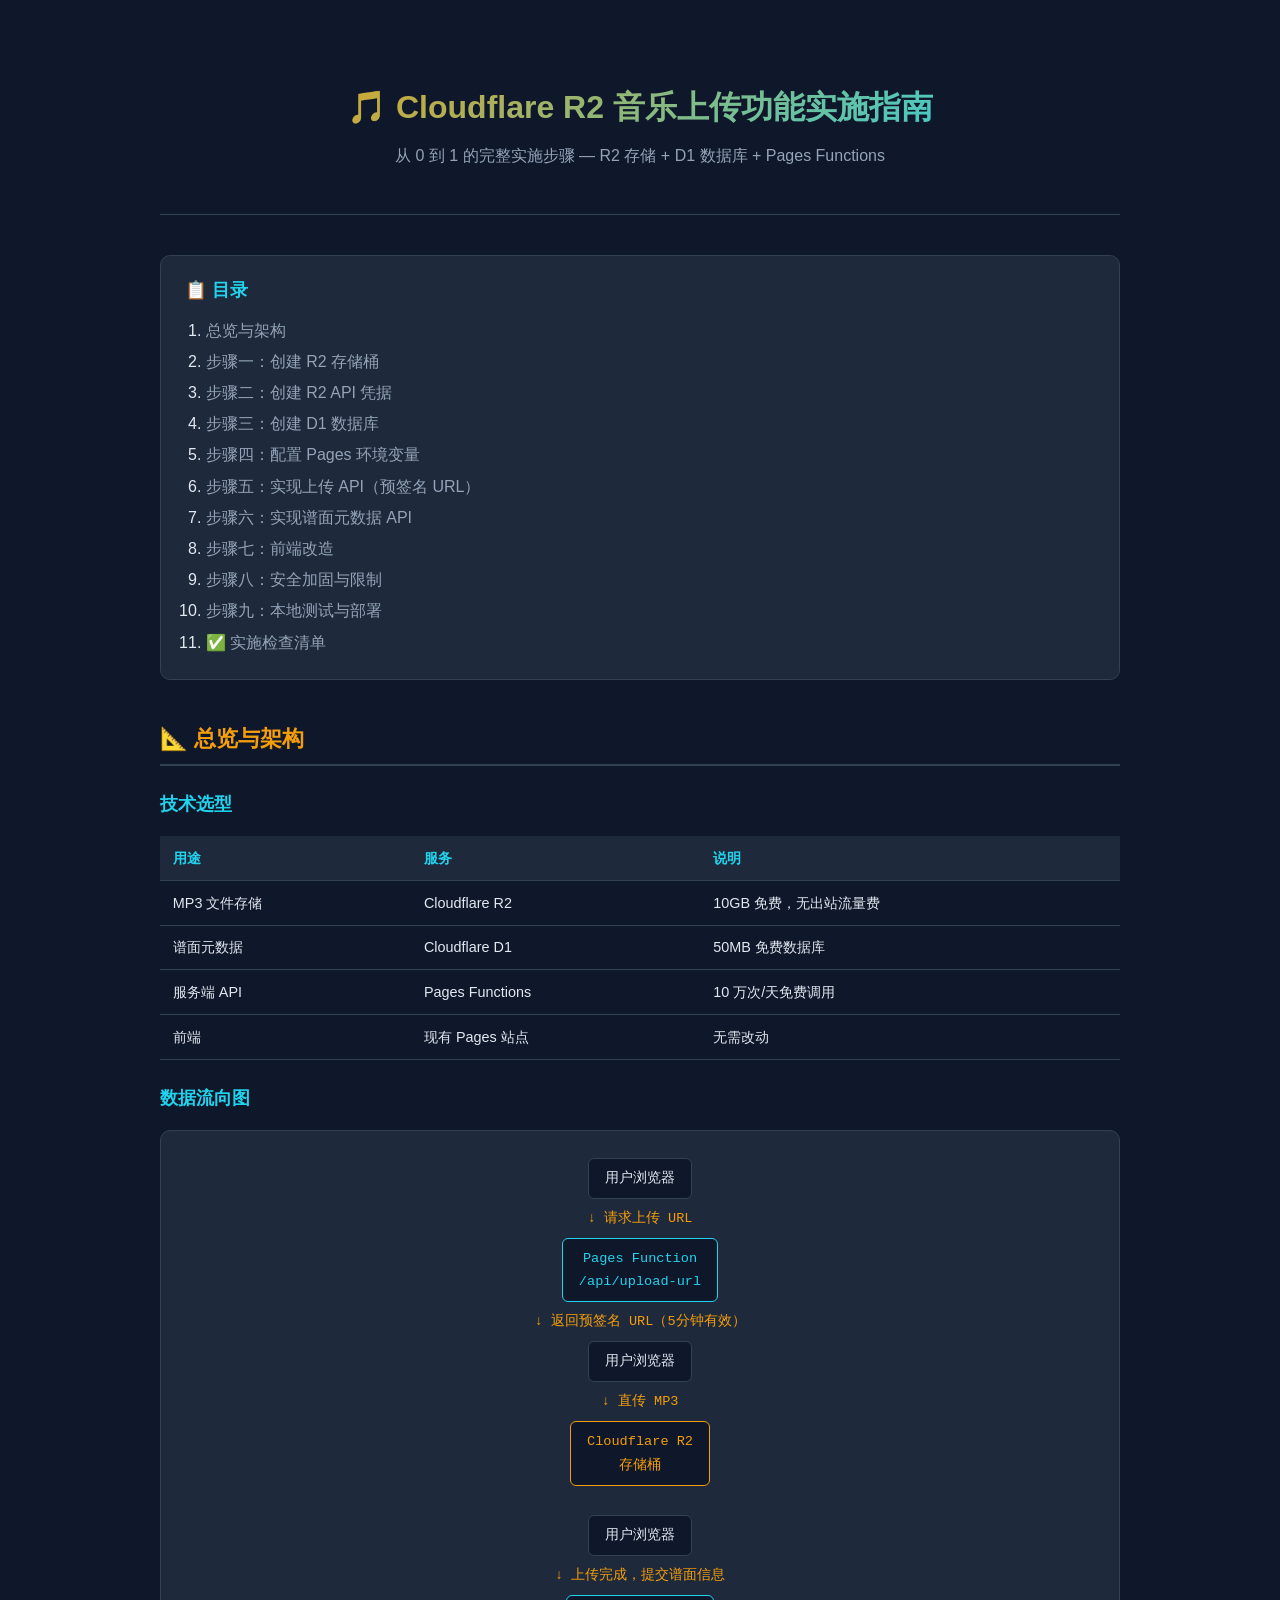
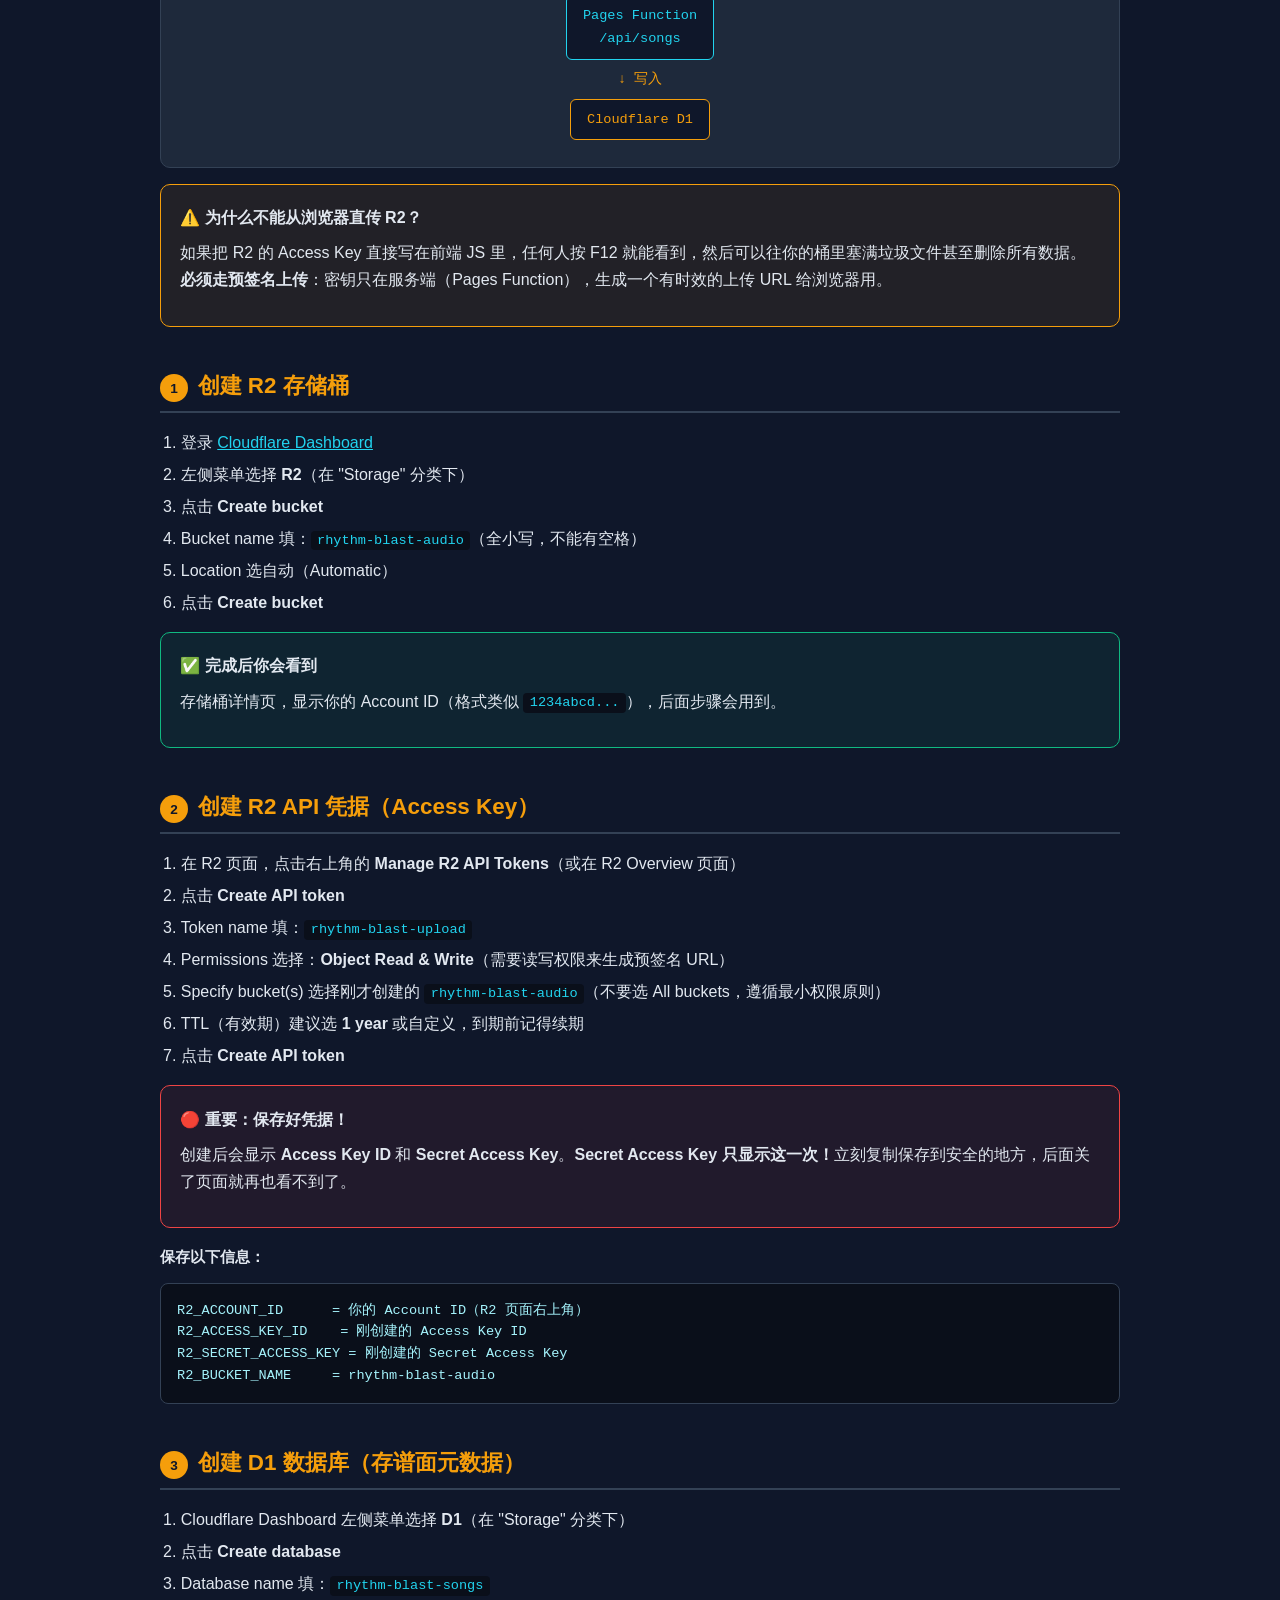
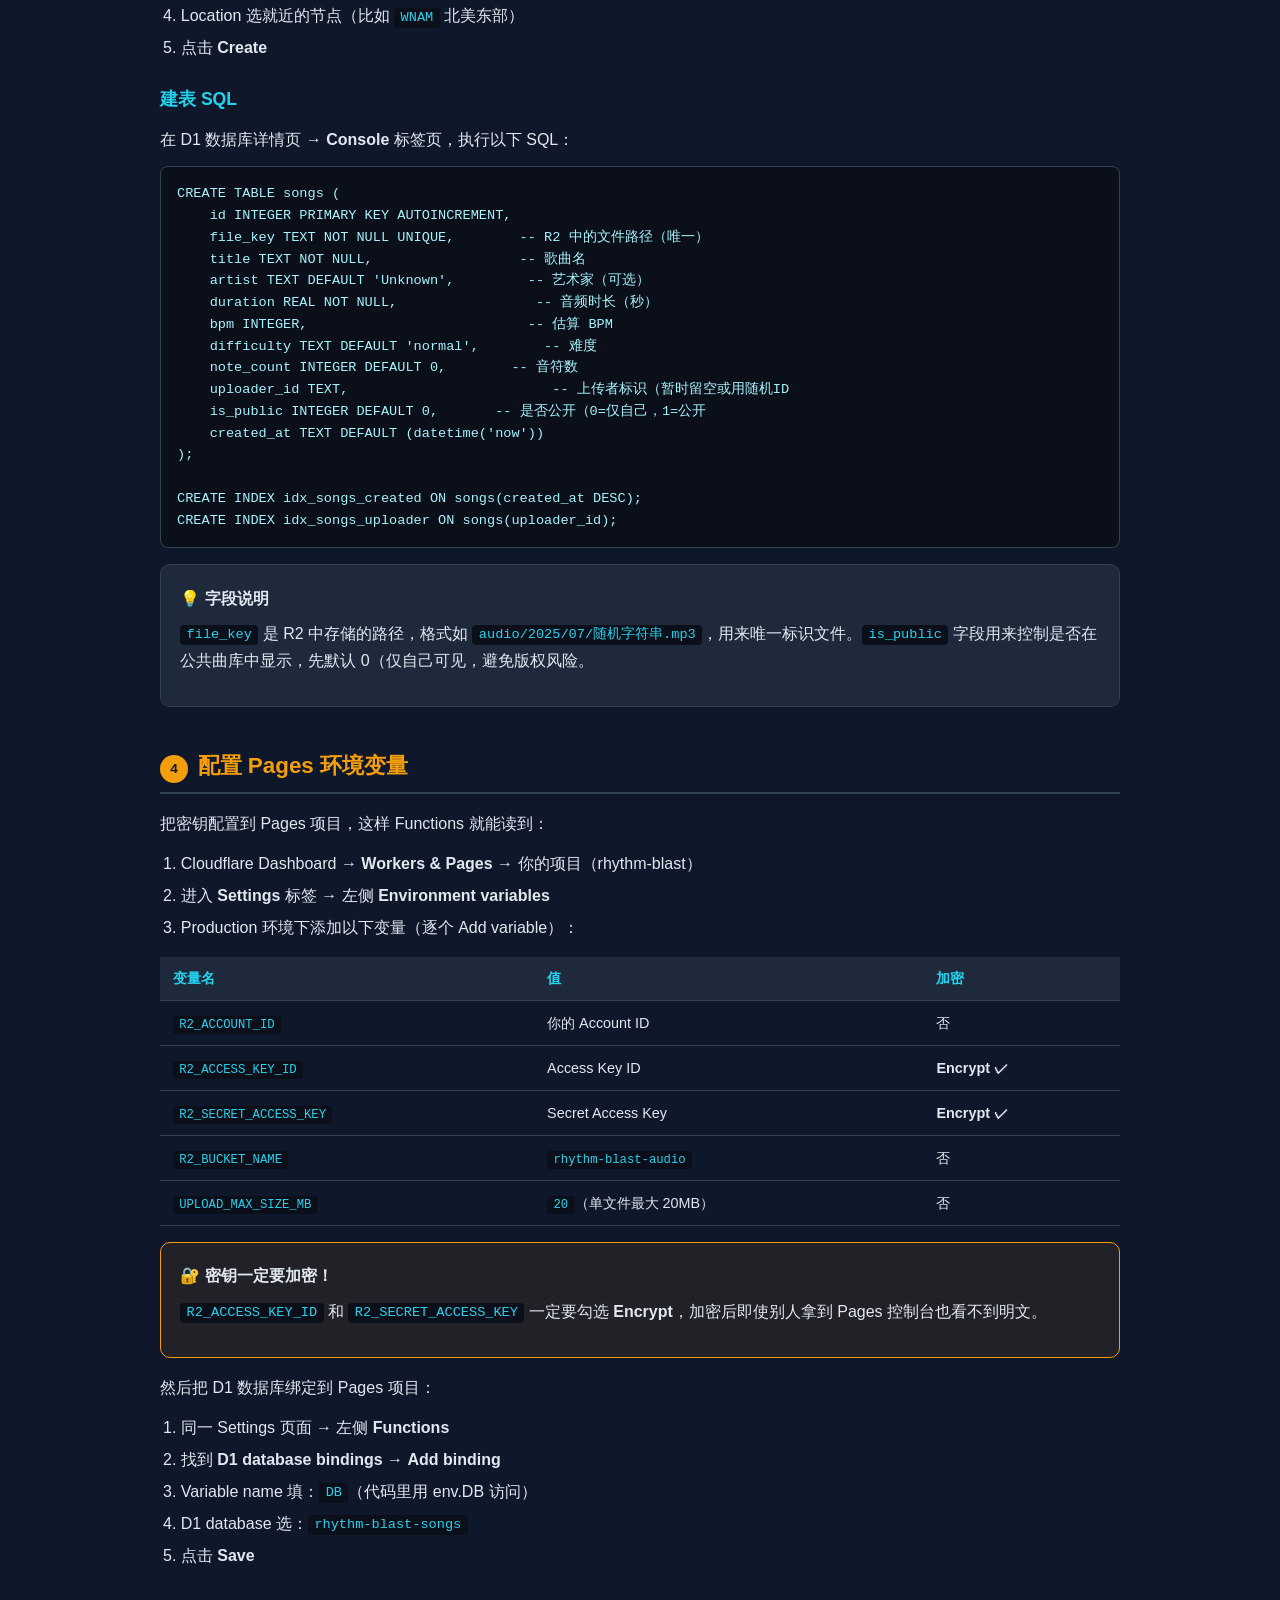
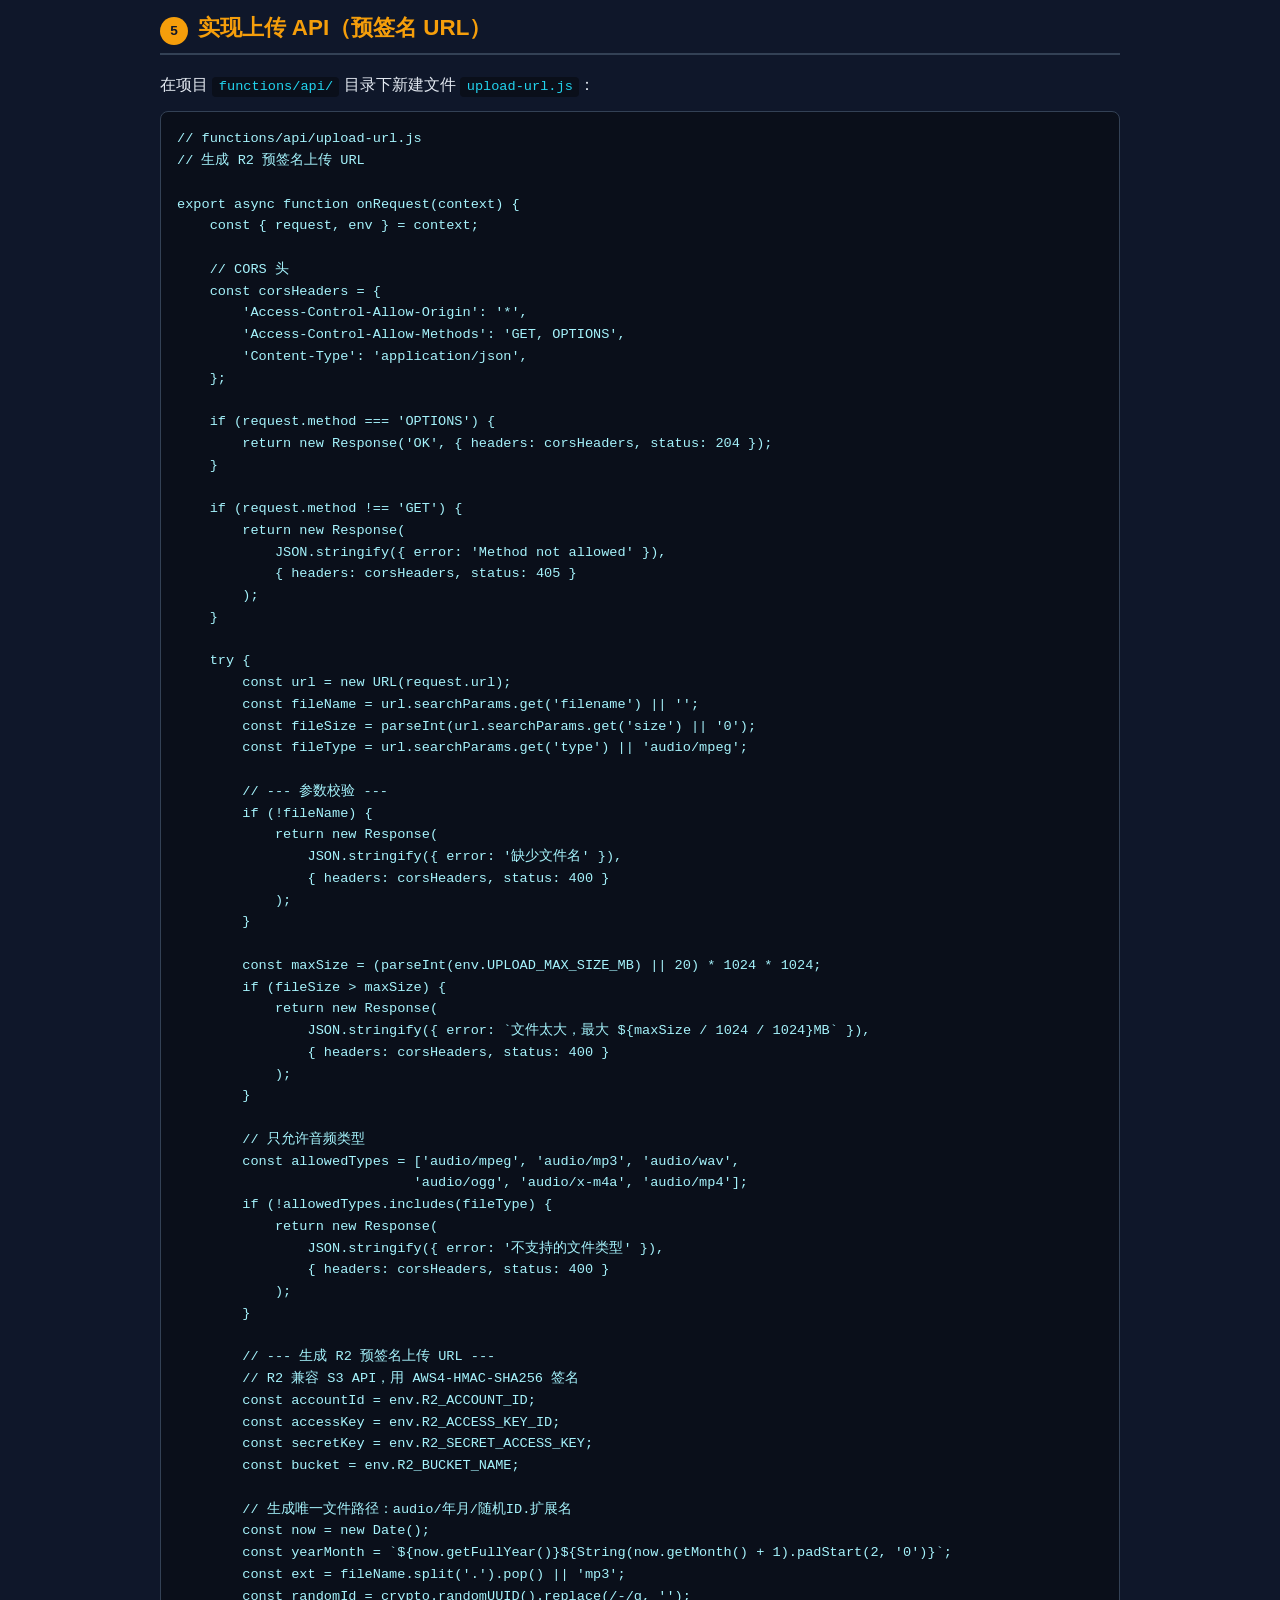
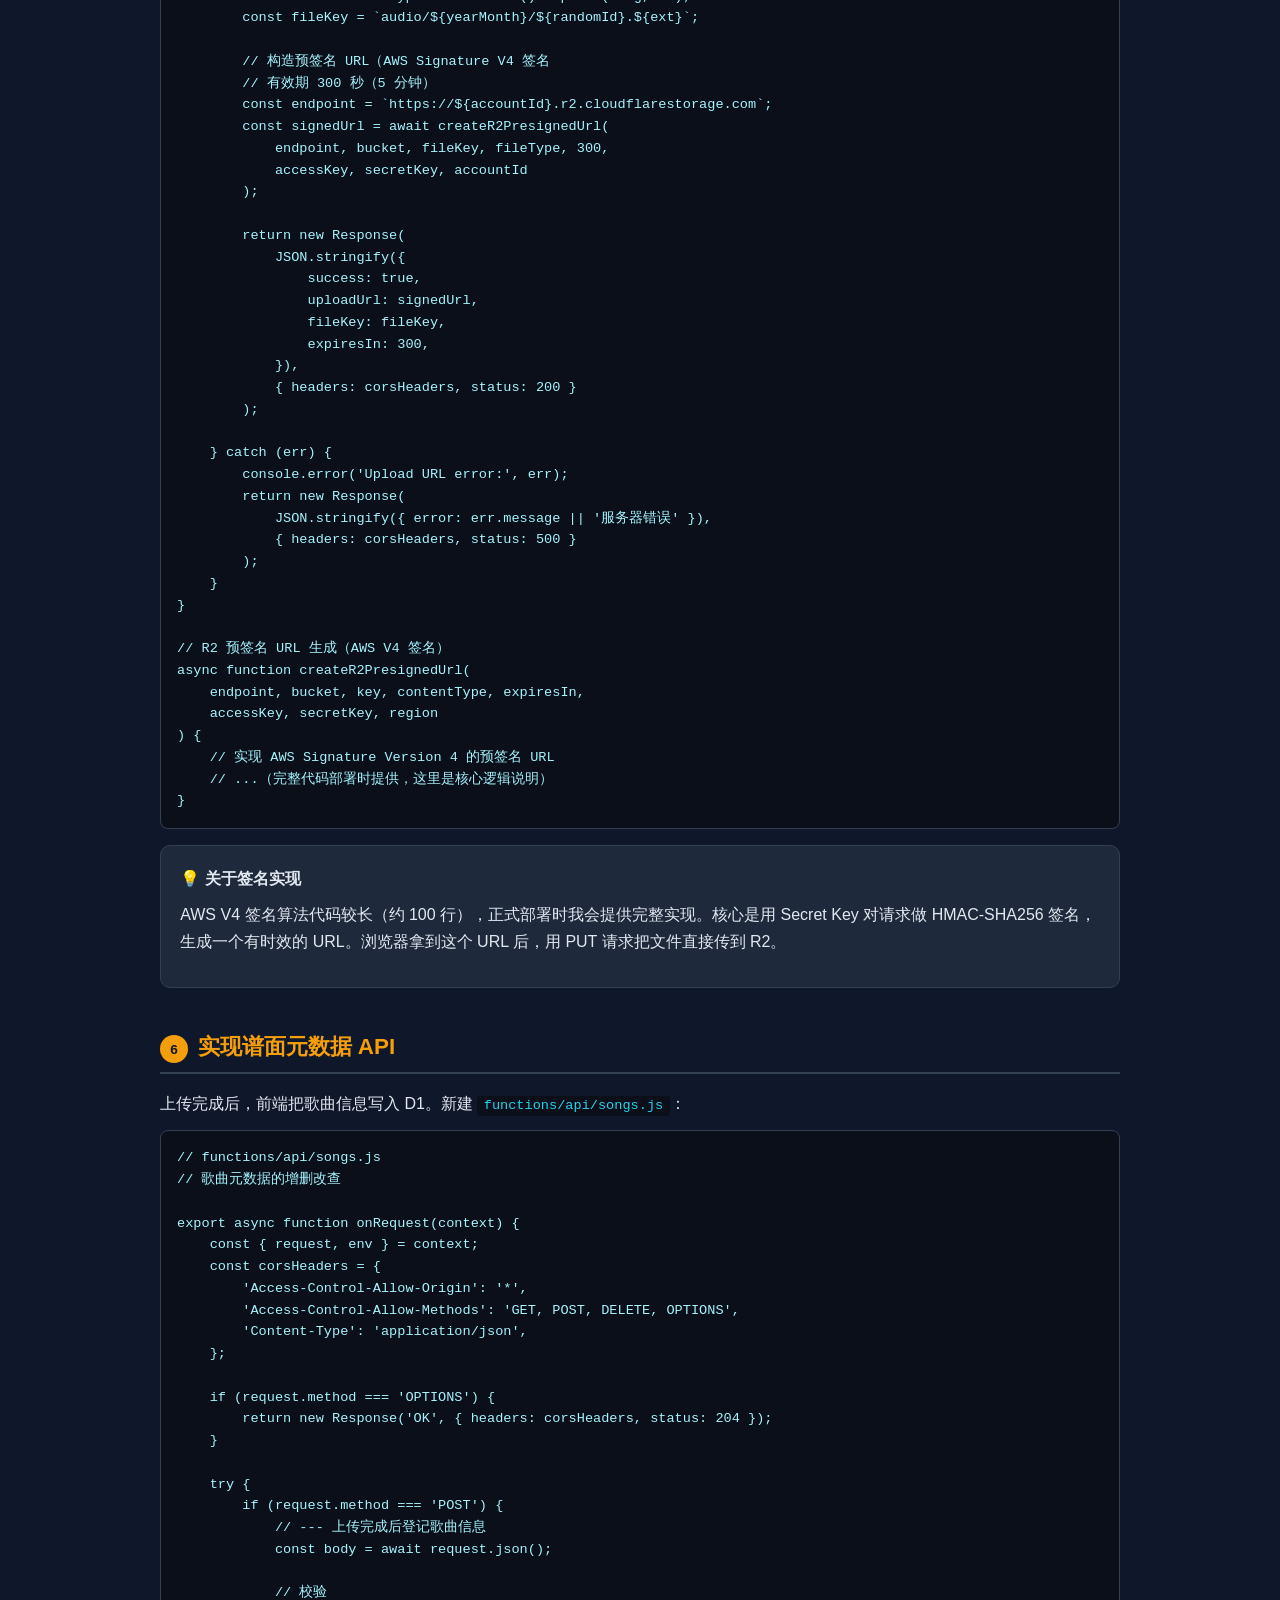
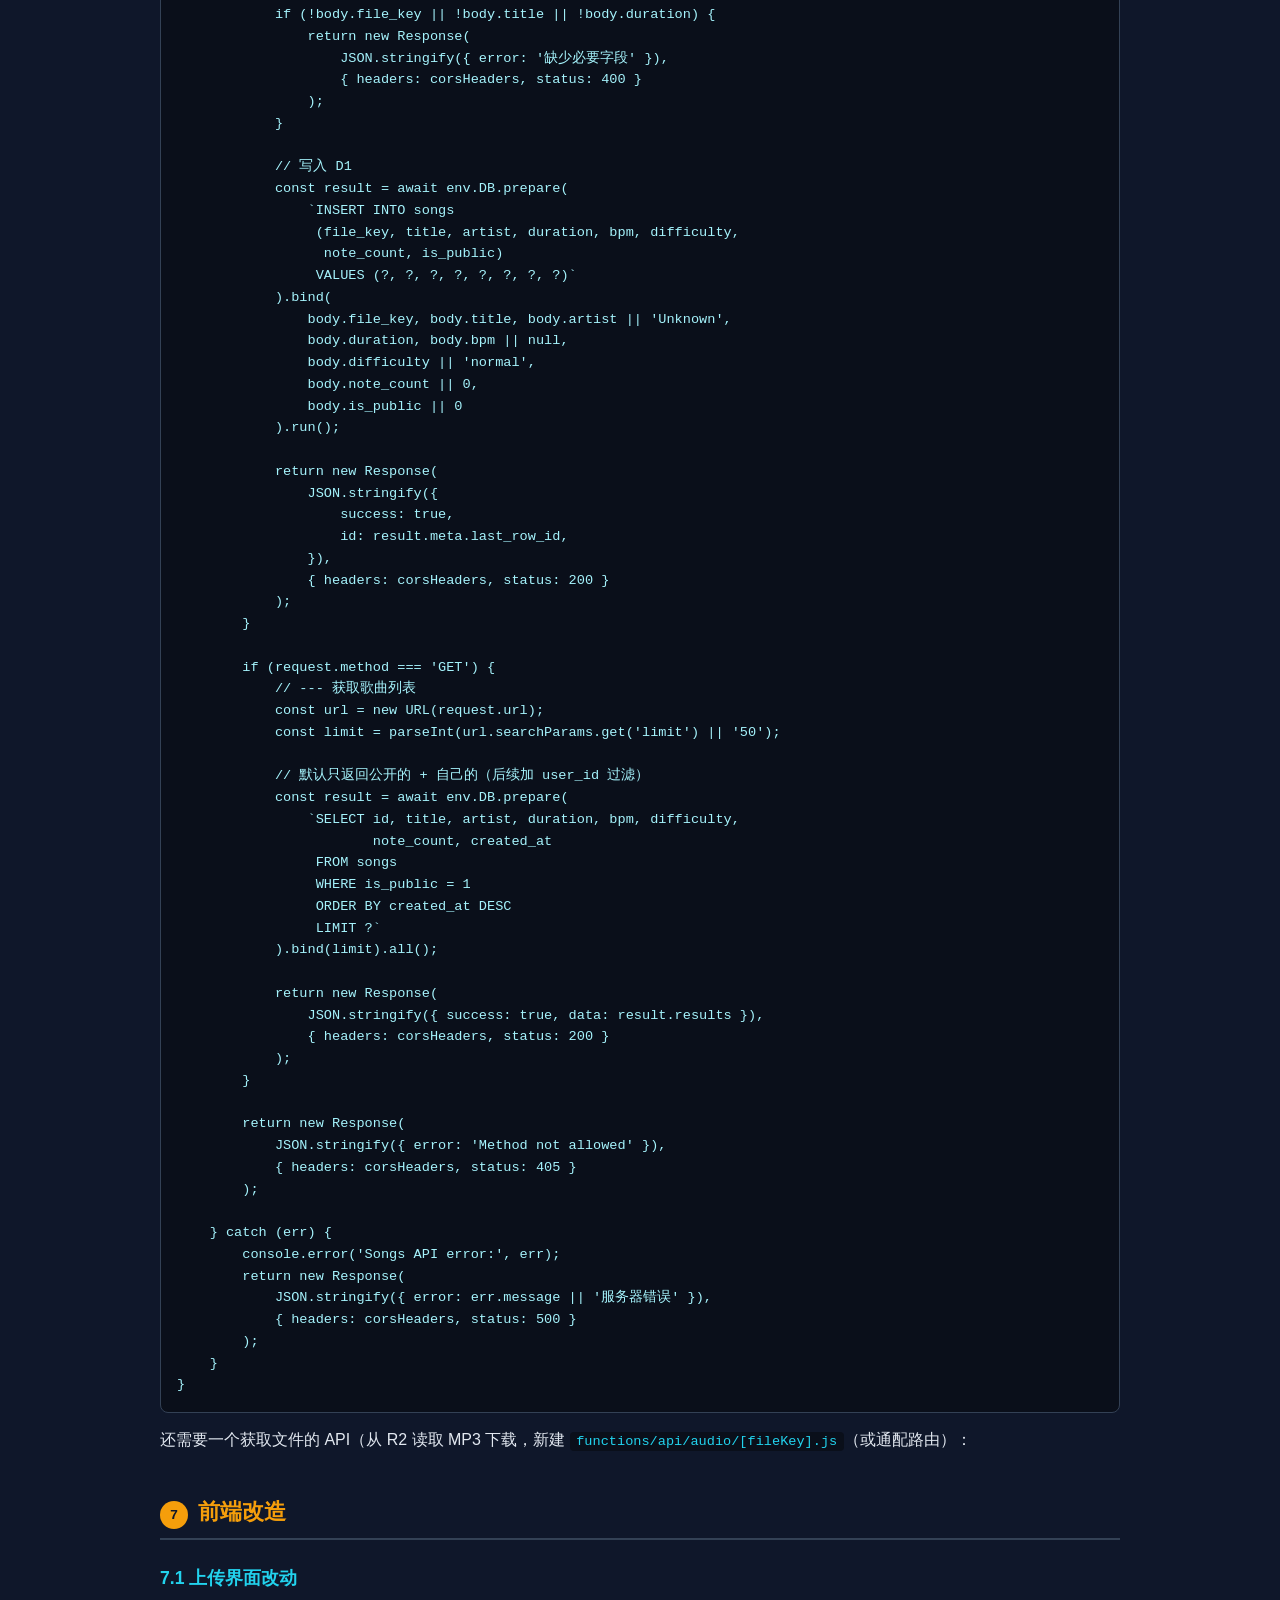
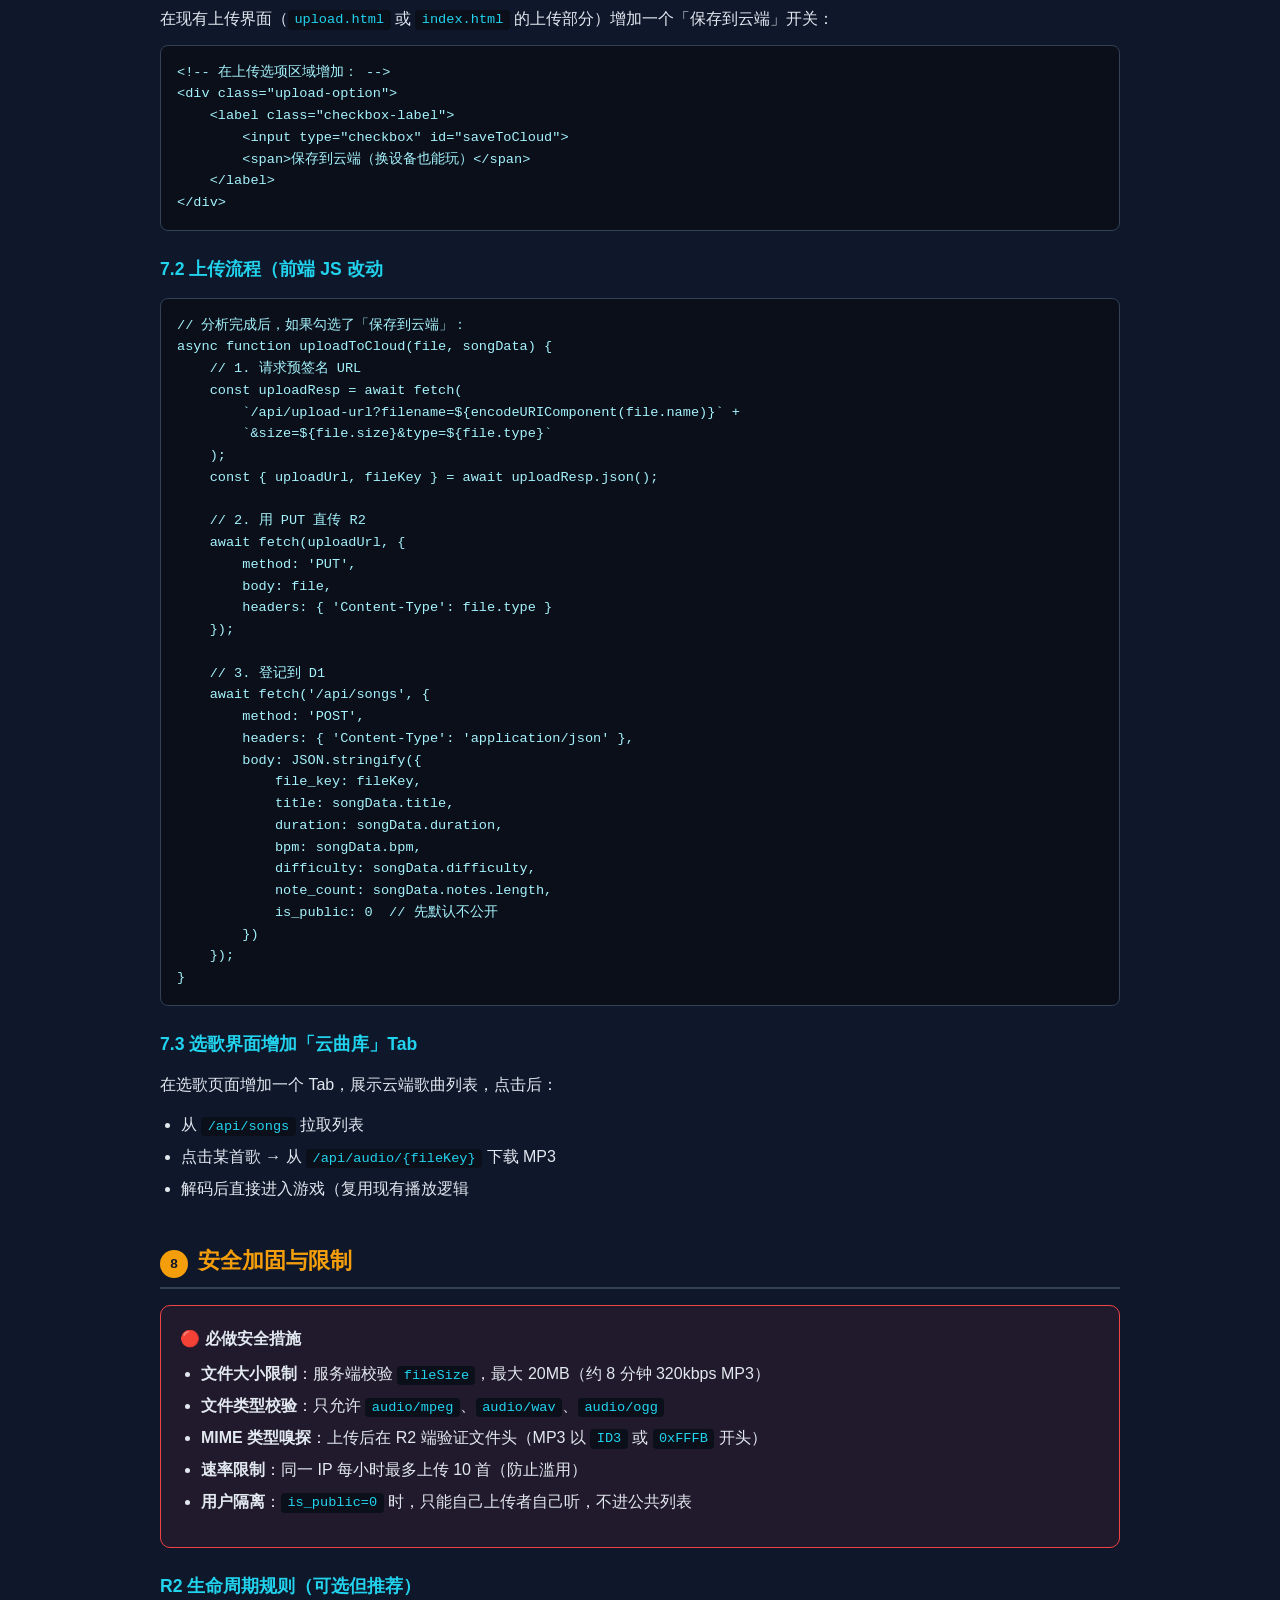
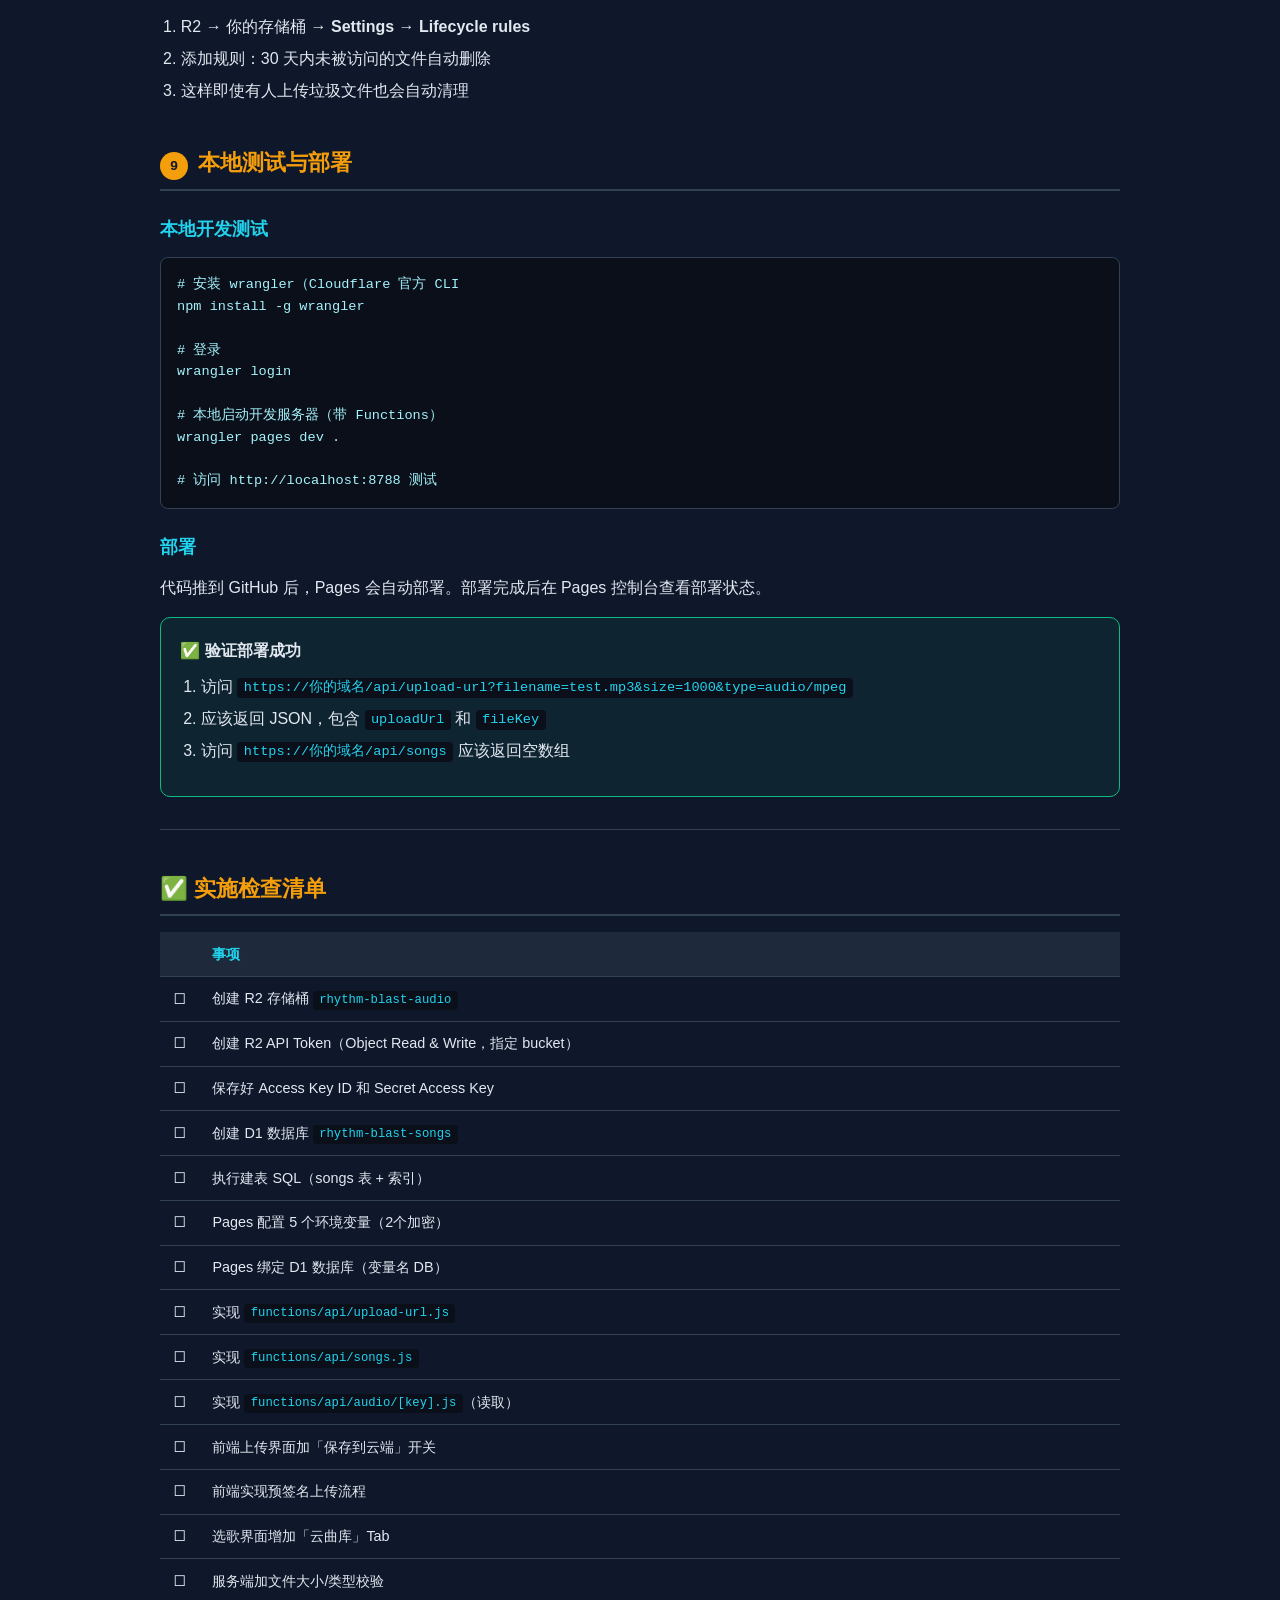
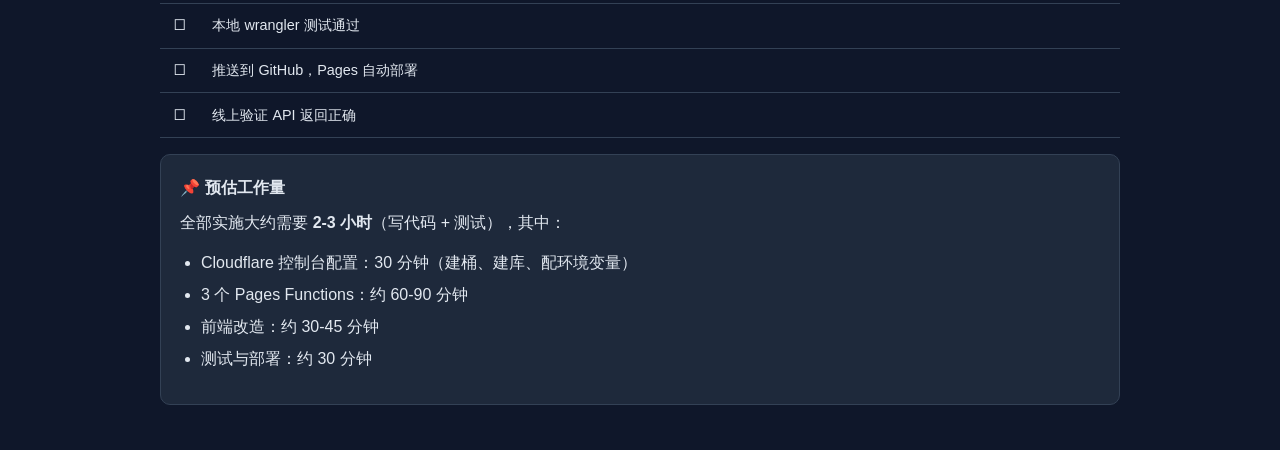
<file: cloudflare-r2-upload-guide/cloudflare-r2-upload-guide.html>
<!-- Generated by Trae Work -->
<!DOCTYPE html>
<html lang="zh-CN">
<head>
<meta charset="UTF-8">
<meta name="viewport" content="width=device-width, initial-scale=1.0">
<title>Cloudflare R2 音乐上传功能 — 实施指南</title>
<style>
  :root {
    --bg: #0f172a;
    --bg2: #1e293b;
    --ink: #e2e8f0;
    --muted: #94a3b8;
    --rule: #334155;
    --accent: #f59e0b;
    --accent2: #22d3ee;
    --success: #10b981;
    --danger: #ef4444;
  }
  * { box-sizing: border-box; margin: 0; padding: 0; }
  body {
    font-family: -apple-system, BlinkMacSystemFont, "Segoe UI", "PingFang SC", "Microsoft YaHei", sans-serif;
    background: var(--bg);
    color: var(--ink);
    line-height: 1.7;
    padding: 2rem 1rem;
  }
  .container { max-width: 960px; margin: 0 auto; }
  header {
    text-align: center;
    padding: 3rem 0 2rem;
    border-bottom: 1px solid var(--rule);
    margin-bottom: 2.5rem;
  }
  header h1 {
    font-size: 2rem;
    font-weight: 800;
    background: linear-gradient(135deg, var(--accent), var(--accent2));
    -webkit-background-clip: text;
    -webkit-text-fill-color: transparent;
    background-clip: text;
    margin-bottom: 0.5rem;
  }
  header p { color: var(--muted); font-size: 1rem; }
  h2 {
    font-size: 1.4rem;
    font-weight: 700;
    color: var(--accent);
    margin: 2.5rem 0 1rem;
    padding-bottom: 0.4rem;
    border-bottom: 2px solid var(--rule);
  }
  h3 {
    font-size: 1.1rem;
    font-weight: 600;
    color: var(--accent2);
    margin: 1.5rem 0 0.7rem;
  }
  h4 {
    font-size: 0.95rem;
    font-weight: 600;
    color: var(--ink);
    margin: 1rem 0 0.5rem;
  }
  p { margin-bottom: 0.8rem; color: var(--ink); }
  .step-num {
    display: inline-flex;
    align-items: center;
    justify-content: center;
    width: 28px; height: 28px;
    background: var(--accent);
    color: var(--bg);
    font-weight: 800;
    border-radius: 50%;
    margin-right: 0.6rem;
    font-size: 0.85rem;
  }
  .step-header { display: flex; align-items: center; margin-bottom: 0.8rem; }
  .step-header h3 { margin: 0; }
  .card {
    background: var(--bg2);
    border: 1px solid var(--rule);
    border-radius: 10px;
    padding: 1.2rem;
    margin: 1rem 0;
  }
  .card.warn { border-color: var(--accent); background: rgba(245, 158, 11, 0.08); }
  .card.danger { border-color: var(--danger); background: rgba(239, 68, 68, 0.08); }
  .card.success { border-color: var(--success); background: rgba(16, 185, 129, 0.08); }
  .card-title { font-weight: 700; color: var(--ink); margin-bottom: 0.5rem; }
  pre {
    background: #0a0f1a;
    border: 1px solid var(--rule);
    border-radius: 8px;
    padding: 1rem;
    overflow-x: auto;
    font-family: "SF Mono", "Consolas", "Menlo", monospace;
    font-size: 0.85rem;
    color: #a5f3fc;
    margin: 0.8rem 0;
    line-height: 1.6;
  }
  code {
    background: #0a0f1a;
    padding: 0.15rem 0.4rem;
    border-radius: 4px;
    font-family: "SF Mono", "Consolas", "Menlo", monospace;
    font-size: 0.85em;
    color: var(--accent2);
  }
  pre code { background: none; padding: 0; }
  table {
    width: 100%;
    border-collapse: collapse;
    margin: 1rem 0;
    font-size: 0.9rem;
  }
  th, td {
    padding: 0.6rem 0.8rem;
    text-align: left;
    border-bottom: 1px solid var(--rule);
  }
  th { background: var(--bg2); font-weight: 600; color: var(--accent2); }
  ul, ol { margin: 0.5rem 0 0.8rem 1.3rem; }
  li { margin-bottom: 0.3rem; }
  .toc {
    background: var(--bg2);
    border: 1px solid var(--rule);
    border-radius: 10px;
    padding: 1.2rem 1.5rem;
    margin-bottom: 2rem;
  }
  .toc h3 { margin-top: 0; }
  .toc ol { margin: 0.5rem 0 0 1.3rem; }
  .toc a { color: var(--muted); text-decoration: none; }
  .toc a:hover { color: var(--accent); }
  .toc li { margin-bottom: 0.25rem; }
  .badge {
    display: inline-block;
    padding: 0.15rem 0.5rem;
    border-radius: 999px;
    font-size: 0.75rem;
    font-weight: 600;
    margin-left: 0.4rem;
  }
  .badge.required { background: var(--accent); color: var(--bg); }
  .badge.optional { background: var(--muted); color: var(--bg); }
  .flow-diagram {
    background: var(--bg2);
    border: 1px solid var(--rule);
    border-radius: 10px;
    padding: 1.5rem;
    margin: 1rem 0;
    text-align: center;
    font-family: "SF Mono", "Consolas", monospace;
    font-size: 0.85rem;
  }
  .flow-arrow { color: var(--accent); margin: 0.3rem 0; }
  .flow-box {
    display: inline-block;
    background: var(--bg);
    border: 1px solid var(--rule);
    border-radius: 6px;
    padding: 0.5rem 1rem;
    margin: 0.2rem;
  }
  .flow-box.accent { border-color: var(--accent); color: var(--accent); }
  .flow-box.accent2 { border-color: var(--accent2); color: var(--accent2); }
  hr { border: none; border-top: 1px solid var(--rule); margin: 2rem 0; }
  @media (max-width: 600px) {
    body { padding: 1rem 0.75rem; }
    header h1 { font-size: 1.5rem; }
    h2 { font-size: 1.2rem; }
    pre { font-size: 0.75rem; }
  }
</style>
</head>
<body>
<div class="container">

<header>
  <h1>🎵 Cloudflare R2 音乐上传功能实施指南</h1>
  <p>从 0 到 1 的完整实施步骤 — R2 存储 + D1 数据库 + Pages Functions</p>
</header>

<div class="toc">
  <h3>📋 目录</h3>
  <ol>
    <li><a href="#overview">总览与架构</a></li>
    <li><a href="#step1">步骤一：创建 R2 存储桶</a></li>
    <li><a href="#step2">步骤二：创建 R2 API 凭据</a></li>
    <li><a href="#step3">步骤三：创建 D1 数据库</a></li>
    <li><a href="#step4">步骤四：配置 Pages 环境变量</a></li>
    <li><a href="#step5">步骤五：实现上传 API（预签名 URL）</a></li>
    <li><a href="#step6">步骤六：实现谱面元数据 API</a></li>
    <li><a href="#step7">步骤七：前端改造</a></li>
    <li><a href="#step8">步骤八：安全加固与限制</a></li>
    <li><a href="#step9">步骤九：本地测试与部署</a></li>
    <li><a href="#checklist">✅ 实施检查清单</a></li>
  </ol>
</div>

<!-- ==================== 总览 ==================== -->
<h2 id="overview">📐 总览与架构</h2>

<h3>技术选型</h3>
<table>
  <tr><th>用途</th><th>服务</th><th>说明</th></tr>
  <tr><td>MP3 文件存储</td><td>Cloudflare R2</td><td>10GB 免费，无出站流量费</td></tr>
  <tr><td>谱面元数据</td><td>Cloudflare D1</td><td>50MB 免费数据库</td></tr>
  <tr><td>服务端 API</td><td>Pages Functions</td><td>10 万次/天免费调用</td></tr>
  <tr><td>前端</td><td>现有 Pages 站点</td><td>无需改动</td></tr>
</table>

<h3>数据流向图</h3>
<div class="flow-diagram">
  <div class="flow-box">用户浏览器</div>
  <div class="flow-arrow">↓ 请求上传 URL</div>
  <div class="flow-box accent2">Pages Function<br>/api/upload-url</div>
  <div class="flow-arrow">↓ 返回预签名 URL（5分钟有效）</div>
  <div class="flow-box">用户浏览器</div>
  <div class="flow-arrow">↓ 直传 MP3</div>
  <div class="flow-box accent">Cloudflare R2<br>存储桶</div>
  <div><br></div>
  <div class="flow-box">用户浏览器</div>
  <div class="flow-arrow">↓ 上传完成，提交谱面信息</div>
  <div class="flow-box accent2">Pages Function<br>/api/songs</div>
  <div class="flow-arrow">↓ 写入</div>
  <div class="flow-box accent">Cloudflare D1</div>
</div>

<div class="card warn">
  <div class="card-title">⚠️ 为什么不能从浏览器直传 R2？</div>
  <p>如果把 R2 的 Access Key 直接写在前端 JS 里，任何人按 F12 就能看到，然后可以往你的桶里塞满垃圾文件甚至删除所有数据。<strong>必须走预签名上传</strong>：密钥只在服务端（Pages Function），生成一个有时效的上传 URL 给浏览器用。</p>
</div>

<!-- ==================== 步骤一 ==================== -->
<h2 id="step1"><span class="step-num">1</span>创建 R2 存储桶</h2>

<ol>
  <li>登录 <a href="https://dash.cloudflare.com" target="_blank" style="color:var(--accent2)">Cloudflare Dashboard</a></li>
  <li>左侧菜单选择 <strong>R2</strong>（在 "Storage" 分类下）</li>
  <li>点击 <strong>Create bucket</strong></li>
  <li>Bucket name 填：<code>rhythm-blast-audio</code>（全小写，不能有空格）</li>
  <li>Location 选自动（Automatic）</li>
  <li>点击 <strong>Create bucket</strong></li>
</ol>

<div class="card success">
  <div class="card-title">✅ 完成后你会看到</div>
  <p>存储桶详情页，显示你的 Account ID（格式类似 <code>1234abcd...</code>），后面步骤会用到。</p>
</div>

<!-- ==================== 步骤二 ==================== -->
<h2 id="step2"><span class="step-num">2</span>创建 R2 API 凭据（Access Key）</h2>

<ol>
  <li>在 R2 页面，点击右上角的 <strong>Manage R2 API Tokens</strong>（或在 R2 Overview 页面）</li>
  <li>点击 <strong>Create API token</strong></li>
  <li>Token name 填：<code>rhythm-blast-upload</code></li>
  <li>Permissions 选择：<strong>Object Read & Write</strong>（需要读写权限来生成预签名 URL）</li>
  <li>Specify bucket(s) 选择刚才创建的 <code>rhythm-blast-audio</code>（不要选 All buckets，遵循最小权限原则）</li>
  <li>TTL（有效期）建议选 <strong>1 year</strong> 或自定义，到期前记得续期</li>
  <li>点击 <strong>Create API token</strong></li>
</ol>

<div class="card danger">
  <div class="card-title">🔴 重要：保存好凭据！</div>
  <p>创建后会显示 <strong>Access Key ID</strong> 和 <strong>Secret Access Key</strong>。<strong>Secret Access Key 只显示这一次！</strong>立刻复制保存到安全的地方，后面关了页面就再也看不到了。</p>
</div>

<h4>保存以下信息：</h4>
<pre>
R2_ACCOUNT_ID      = 你的 Account ID（R2 页面右上角）
R2_ACCESS_KEY_ID    = 刚创建的 Access Key ID
R2_SECRET_ACCESS_KEY = 刚创建的 Secret Access Key
R2_BUCKET_NAME     = rhythm-blast-audio
</pre>

<!-- ==================== 步骤三 ==================== -->
<h2 id="step3"><span class="step-num">3</span>创建 D1 数据库（存谱面元数据）</h2>

<ol>
  <li>Cloudflare Dashboard 左侧菜单选择 <strong>D1</strong>（在 "Storage" 分类下）</li>
  <li>点击 <strong>Create database</strong></li>
  <li>Database name 填：<code>rhythm-blast-songs</code></li>
  <li>Location 选就近的节点（比如 <code>WNAM</code> 北美东部）</li>
  <li>点击 <strong>Create</strong></li>
</ol>

<h3>建表 SQL</h3>
<p>在 D1 数据库详情页 → <strong>Console</strong> 标签页，执行以下 SQL：</p>

<pre>
CREATE TABLE songs (
    id INTEGER PRIMARY KEY AUTOINCREMENT,
    file_key TEXT NOT NULL UNIQUE,        -- R2 中的文件路径（唯一）
    title TEXT NOT NULL,                  -- 歌曲名
    artist TEXT DEFAULT 'Unknown',         -- 艺术家（可选）
    duration REAL NOT NULL,                 -- 音频时长（秒）
    bpm INTEGER,                           -- 估算 BPM
    difficulty TEXT DEFAULT 'normal',        -- 难度
    note_count INTEGER DEFAULT 0,        -- 音符数
    uploader_id TEXT,                         -- 上传者标识（暂时留空或用随机ID
    is_public INTEGER DEFAULT 0,       -- 是否公开（0=仅自己，1=公开
    created_at TEXT DEFAULT (datetime('now'))
);

CREATE INDEX idx_songs_created ON songs(created_at DESC);
CREATE INDEX idx_songs_uploader ON songs(uploader_id);
</pre>

<div class="card">
  <div class="card-title">💡 字段说明</div>
  <p><code>file_key</code> 是 R2 中存储的路径，格式如 <code>audio/2025/07/随机字符串.mp3</code>，用来唯一标识文件。<code>is_public</code> 字段用来控制是否在公共曲库中显示，先默认 0（仅自己可见，避免版权风险。</p>
</div>

<!-- ==================== 步骤四 ==================== -->
<h2 id="step4"><span class="step-num">4</span>配置 Pages 环境变量</h2>

<p>把密钥配置到 Pages 项目，这样 Functions 就能读到：</p>

<ol>
  <li>Cloudflare Dashboard → <strong>Workers & Pages</strong> → 你的项目（rhythm-blast）</li>
  <li>进入 <strong>Settings</strong> 标签 → 左侧 <strong>Environment variables</strong></li>
  <li>Production 环境下添加以下变量（逐个 Add variable）：</li>
</ol>

<table>
  <tr><th>变量名</th><th>值</th><th>加密</th></tr>
  <tr><td><code>R2_ACCOUNT_ID</code></td><td>你的 Account ID</td><td>否</td></tr>
  <tr><td><code>R2_ACCESS_KEY_ID</code></td><td>Access Key ID</td><td><strong>Encrypt ✓</strong></td></tr>
  <tr><td><code>R2_SECRET_ACCESS_KEY</code></td><td>Secret Access Key</td><td><strong>Encrypt ✓</strong></td></tr>
  <tr><td><code>R2_BUCKET_NAME</code></td><td><code>rhythm-blast-audio</code></td><td>否</td></tr>
  <tr><td><code>UPLOAD_MAX_SIZE_MB</code></td><td><code>20</code>（单文件最大 20MB）</td><td>否</td></tr>
</table>

<div class="card warn">
  <div class="card-title">🔐 密钥一定要加密！</div>
  <p><code>R2_ACCESS_KEY_ID</code> 和 <code>R2_SECRET_ACCESS_KEY</code> 一定要勾选 <strong>Encrypt</strong>，加密后即使别人拿到 Pages 控制台也看不到明文。</p>
</div>

<p>然后把 D1 数据库绑定到 Pages 项目：</p>
<ol>
  <li>同一 Settings 页面 → 左侧 <strong>Functions</strong></li>
  <li>找到 <strong>D1 database bindings</strong> → <strong>Add binding</strong></li>
  <li>Variable name 填：<code>DB</code>（代码里用 env.DB 访问）</li>
  <li>D1 database 选：<code>rhythm-blast-songs</code></li>
  <li>点击 <strong>Save</strong></li>
</ol>

<!-- ==================== 步骤五 ==================== -->
<h2 id="step5"><span class="step-num">5</span>实现上传 API（预签名 URL）</h2>

<p>在项目 <code>functions/api/</code> 目录下新建文件 <code>upload-url.js</code>：</p>

<pre>
// functions/api/upload-url.js
// 生成 R2 预签名上传 URL

export async function onRequest(context) {
    const { request, env } = context;

    // CORS 头
    const corsHeaders = {
        'Access-Control-Allow-Origin': '*',
        'Access-Control-Allow-Methods': 'GET, OPTIONS',
        'Content-Type': 'application/json',
    };

    if (request.method === 'OPTIONS') {
        return new Response('OK', { headers: corsHeaders, status: 204 });
    }

    if (request.method !== 'GET') {
        return new Response(
            JSON.stringify({ error: 'Method not allowed' }),
            { headers: corsHeaders, status: 405 }
        );
    }

    try {
        const url = new URL(request.url);
        const fileName = url.searchParams.get('filename') || '';
        const fileSize = parseInt(url.searchParams.get('size') || '0');
        const fileType = url.searchParams.get('type') || 'audio/mpeg';

        // --- 参数校验 ---
        if (!fileName) {
            return new Response(
                JSON.stringify({ error: '缺少文件名' }),
                { headers: corsHeaders, status: 400 }
            );
        }

        const maxSize = (parseInt(env.UPLOAD_MAX_SIZE_MB) || 20) * 1024 * 1024;
        if (fileSize > maxSize) {
            return new Response(
                JSON.stringify({ error: `文件太大，最大 ${maxSize / 1024 / 1024}MB` }),
                { headers: corsHeaders, status: 400 }
            );
        }

        // 只允许音频类型
        const allowedTypes = ['audio/mpeg', 'audio/mp3', 'audio/wav',
                             'audio/ogg', 'audio/x-m4a', 'audio/mp4'];
        if (!allowedTypes.includes(fileType) {
            return new Response(
                JSON.stringify({ error: '不支持的文件类型' }),
                { headers: corsHeaders, status: 400 }
            );
        }

        // --- 生成 R2 预签名上传 URL ---
        // R2 兼容 S3 API，用 AWS4-HMAC-SHA256 签名
        const accountId = env.R2_ACCOUNT_ID;
        const accessKey = env.R2_ACCESS_KEY_ID;
        const secretKey = env.R2_SECRET_ACCESS_KEY;
        const bucket = env.R2_BUCKET_NAME;

        // 生成唯一文件路径：audio/年月/随机ID.扩展名
        const now = new Date();
        const yearMonth = `${now.getFullYear()}${String(now.getMonth() + 1).padStart(2, '0')}`;
        const ext = fileName.split('.').pop() || 'mp3';
        const randomId = crypto.randomUUID().replace(/-/g, '');
        const fileKey = `audio/${yearMonth}/${randomId}.${ext}`;

        // 构造预签名 URL（AWS Signature V4 签名
        // 有效期 300 秒（5 分钟）
        const endpoint = `https://${accountId}.r2.cloudflarestorage.com`;
        const signedUrl = await createR2PresignedUrl(
            endpoint, bucket, fileKey, fileType, 300,
            accessKey, secretKey, accountId
        );

        return new Response(
            JSON.stringify({
                success: true,
                uploadUrl: signedUrl,
                fileKey: fileKey,
                expiresIn: 300,
            }),
            { headers: corsHeaders, status: 200 }
        );

    } catch (err) {
        console.error('Upload URL error:', err);
        return new Response(
            JSON.stringify({ error: err.message || '服务器错误' }),
            { headers: corsHeaders, status: 500 }
        );
    }
}

// R2 预签名 URL 生成（AWS V4 签名）
async function createR2PresignedUrl(
    endpoint, bucket, key, contentType, expiresIn,
    accessKey, secretKey, region
) {
    // 实现 AWS Signature Version 4 的预签名 URL
    // ...（完整代码部署时提供，这里是核心逻辑说明）
}
</pre>

<div class="card">
  <div class="card-title">💡 关于签名实现</div>
  <p>AWS V4 签名算法代码较长（约 100 行），正式部署时我会提供完整实现。核心是用 Secret Key 对请求做 HMAC-SHA256 签名，生成一个有时效的 URL。浏览器拿到这个 URL 后，用 PUT 请求把文件直接传到 R2。</p>
</div>

<!-- ==================== 步骤六 ==================== -->
<h2 id="step6"><span class="step-num">6</span>实现谱面元数据 API</h2>

<p>上传完成后，前端把歌曲信息写入 D1。新建 <code>functions/api/songs.js</code>：</p>

<pre>
// functions/api/songs.js
// 歌曲元数据的增删改查

export async function onRequest(context) {
    const { request, env } = context;
    const corsHeaders = {
        'Access-Control-Allow-Origin': '*',
        'Access-Control-Allow-Methods': 'GET, POST, DELETE, OPTIONS',
        'Content-Type': 'application/json',
    };

    if (request.method === 'OPTIONS') {
        return new Response('OK', { headers: corsHeaders, status: 204 });
    }

    try {
        if (request.method === 'POST') {
            // --- 上传完成后登记歌曲信息
            const body = await request.json();

            // 校验
            if (!body.file_key || !body.title || !body.duration) {
                return new Response(
                    JSON.stringify({ error: '缺少必要字段' }),
                    { headers: corsHeaders, status: 400 }
                );
            }

            // 写入 D1
            const result = await env.DB.prepare(
                `INSERT INTO songs
                 (file_key, title, artist, duration, bpm, difficulty,
                  note_count, is_public)
                 VALUES (?, ?, ?, ?, ?, ?, ?, ?)`
            ).bind(
                body.file_key, body.title, body.artist || 'Unknown',
                body.duration, body.bpm || null,
                body.difficulty || 'normal',
                body.note_count || 0,
                body.is_public || 0
            ).run();

            return new Response(
                JSON.stringify({
                    success: true,
                    id: result.meta.last_row_id,
                }),
                { headers: corsHeaders, status: 200 }
            );
        }

        if (request.method === 'GET') {
            // --- 获取歌曲列表
            const url = new URL(request.url);
            const limit = parseInt(url.searchParams.get('limit') || '50');

            // 默认只返回公开的 + 自己的（后续加 user_id 过滤）
            const result = await env.DB.prepare(
                `SELECT id, title, artist, duration, bpm, difficulty,
                        note_count, created_at
                 FROM songs
                 WHERE is_public = 1
                 ORDER BY created_at DESC
                 LIMIT ?`
            ).bind(limit).all();

            return new Response(
                JSON.stringify({ success: true, data: result.results }),
                { headers: corsHeaders, status: 200 }
            );
        }

        return new Response(
            JSON.stringify({ error: 'Method not allowed' }),
            { headers: corsHeaders, status: 405 }
        );

    } catch (err) {
        console.error('Songs API error:', err);
        return new Response(
            JSON.stringify({ error: err.message || '服务器错误' }),
            { headers: corsHeaders, status: 500 }
        );
    }
}
</pre>

<p>还需要一个获取文件的 API（从 R2 读取 MP3 下载，新建 <code>functions/api/audio/[fileKey].js</code>（或通配路由）：

<!-- ==================== 步骤七 ==================== -->
<h2 id="step7"><span class="step-num">7</span>前端改造</h2>

<h3>7.1 上传界面改动</h3>
<p>在现有上传界面（<code>upload.html</code> 或 <code>index.html</code> 的上传部分）增加一个「保存到云端」开关：</p>

<pre>
&lt;!-- 在上传选项区域增加： -->
&lt;div class="upload-option">
    &lt;label class="checkbox-label">
        &lt;input type="checkbox" id="saveToCloud">
        &lt;span>保存到云端（换设备也能玩）&lt;/span>
    &lt;/label>
&lt;/div>
</pre>

<h3>7.2 上传流程（前端 JS 改动</h3>
<pre>
// 分析完成后，如果勾选了「保存到云端」：
async function uploadToCloud(file, songData) {
    // 1. 请求预签名 URL
    const uploadResp = await fetch(
        `/api/upload-url?filename=${encodeURIComponent(file.name)}` +
        `&size=${file.size}&type=${file.type}`
    );
    const { uploadUrl, fileKey } = await uploadResp.json();

    // 2. 用 PUT 直传 R2
    await fetch(uploadUrl, {
        method: 'PUT',
        body: file,
        headers: { 'Content-Type': file.type }
    });

    // 3. 登记到 D1
    await fetch('/api/songs', {
        method: 'POST',
        headers: { 'Content-Type': 'application/json' },
        body: JSON.stringify({
            file_key: fileKey,
            title: songData.title,
            duration: songData.duration,
            bpm: songData.bpm,
            difficulty: songData.difficulty,
            note_count: songData.notes.length,
            is_public: 0  // 先默认不公开
        })
    });
}
</pre>

<h3>7.3 选歌界面增加「云曲库」Tab</h3>
<p>在选歌页面增加一个 Tab，展示云端歌曲列表，点击后：</p>
<ul>
  <li>从 <code>/api/songs</code> 拉取列表</li>
  <li>点击某首歌 → 从 <code>/api/audio/{fileKey}</code> 下载 MP3</li>
  <li>解码后直接进入游戏（复用现有播放逻辑</li>
</ul>

<!-- ==================== 步骤八 ==================== -->
<h2 id="step8"><span class="step-num">8</span>安全加固与限制</h2>

<div class="card danger">
  <div class="card-title">🔴 必做安全措施</div>
  <ul>
    <li><strong>文件大小限制</strong>：服务端校验 <code>fileSize</code>，最大 20MB（约 8 分钟 320kbps MP3）</li>
    <li><strong>文件类型校验</strong>：只允许 <code>audio/mpeg</code>、<code>audio/wav</code>、<code>audio/ogg</code></li>
    <li><strong>MIME 类型嗅探</strong>：上传后在 R2 端验证文件头（MP3 以 <code>ID3</code> 或 <code>0xFFFB</code> 开头）</li>
    <li><strong>速率限制</strong>：同一 IP 每小时最多上传 10 首（防止滥用）</li>
    <li><strong>用户隔离</strong>：<code>is_public=0</code> 时，只能自己上传者自己听，不进公共列表</li>
  </ul>
</div>

<h3>R2 生命周期规则（可选但推荐）</h3>
<ol>
  <li>R2 → 你的存储桶 → <strong>Settings</strong> → <strong>Lifecycle rules</strong></li>
  <li>添加规则：30 天内未被访问的文件自动删除</li>
  <li>这样即使有人上传垃圾文件也会自动清理</li>
</ol>

<!-- ==================== 步骤九 ==================== -->
<h2 id="step9"><span class="step-num">9</span>本地测试与部署</h2>

<h3>本地开发测试</h3>
<pre>
# 安装 wrangler（Cloudflare 官方 CLI
npm install -g wrangler

# 登录
wrangler login

# 本地启动开发服务器（带 Functions）
wrangler pages dev .

# 访问 http://localhost:8788 测试
</pre>

<h3>部署</h3>
<p>代码推到 GitHub 后，Pages 会自动部署。部署完成后在 Pages 控制台查看部署状态。</p>

<div class="card success">
  <div class="card-title">✅ 验证部署成功</div>
  <ol>
    <li>访问 <code>https://你的域名/api/upload-url?filename=test.mp3&size=1000&type=audio/mpeg</code></li>
    <li>应该返回 JSON，包含 <code>uploadUrl</code> 和 <code>fileKey</code></li>
    <li>访问 <code>https://你的域名/api/songs</code> 应该返回空数组</li>
  </ol>
</div>

<!-- ==================== 检查清单 ==================== -->
<hr>
<h2 id="checklist">✅ 实施检查清单</h2>

<table>
  <tr><th style="width:30px"></th><th>事项</th></tr>
  <tr><td>☐</td><td>创建 R2 存储桶 <code>rhythm-blast-audio</code></td></tr>
  <tr><td>☐</td><td>创建 R2 API Token（Object Read & Write，指定 bucket）</td></tr>
  <tr><td>☐</td><td>保存好 Access Key ID 和 Secret Access Key</td></tr>
  <tr><td>☐</td><td>创建 D1 数据库 <code>rhythm-blast-songs</code></td></tr>
  <tr><td>☐</td><td>执行建表 SQL（songs 表 + 索引）</td></tr>
  <tr><td>☐</td><td>Pages 配置 5 个环境变量（2个加密）</td></tr>
  <tr><td>☐</td><td>Pages 绑定 D1 数据库（变量名 DB）</td></tr>
  <tr><td>☐</td><td>实现 <code>functions/api/upload-url.js</code></td></tr>
  <tr><td>☐</td><td>实现 <code>functions/api/songs.js</code></td></tr>
  <tr><td>☐</td><td>实现 <code>functions/api/audio/[key].js</code>（读取）</td></tr>
  <tr><td>☐</td><td>前端上传界面加「保存到云端」开关</td></tr>
  <tr><td>☐</td><td>前端实现预签名上传流程</td></tr>
  <tr><td>☐</td><td>选歌界面增加「云曲库」Tab</td></tr>
  <tr><td>☐</td><td>服务端加文件大小/类型校验</td></tr>
  <tr><td>☐</td><td>本地 wrangler 测试通过</td></tr>
  <tr><td>☐</td><td>推送到 GitHub，Pages 自动部署</td></tr>
  <tr><td>☐</td><td>线上验证 API 返回正确</td></tr>
</table>

<div class="card">
  <div class="card-title">📌 预估工作量</div>
  <p>全部实施大约需要 <strong>2-3 小时</strong>（写代码 + 测试），其中：</p>
  <ul>
    <li>Cloudflare 控制台配置：30 分钟（建桶、建库、配环境变量）</li>
    <li>3 个 Pages Functions：约 60-90 分钟</li>
    <li>前端改造：约 30-45 分钟</li>
    <li>测试与部署：约 30 分钟</li>
  </ul>
</div>

</div>
</body>
</html>
</file>
